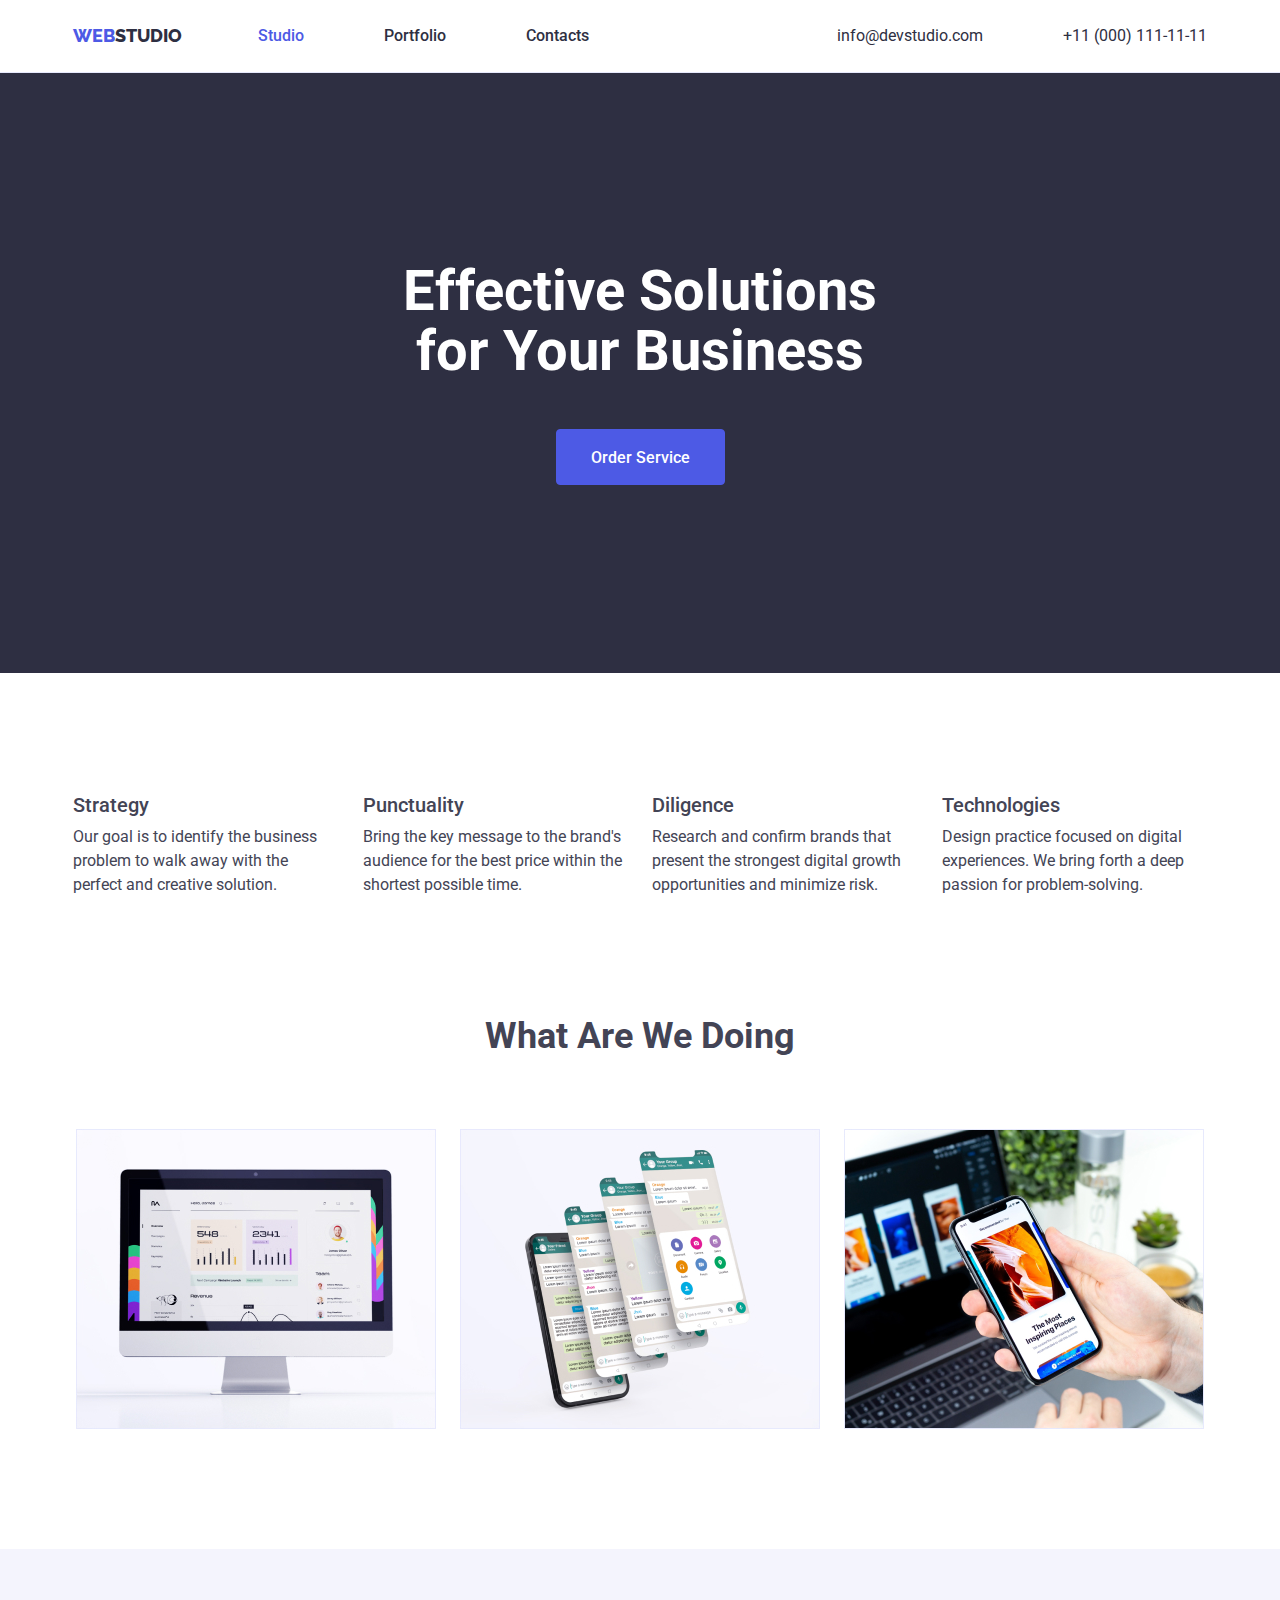
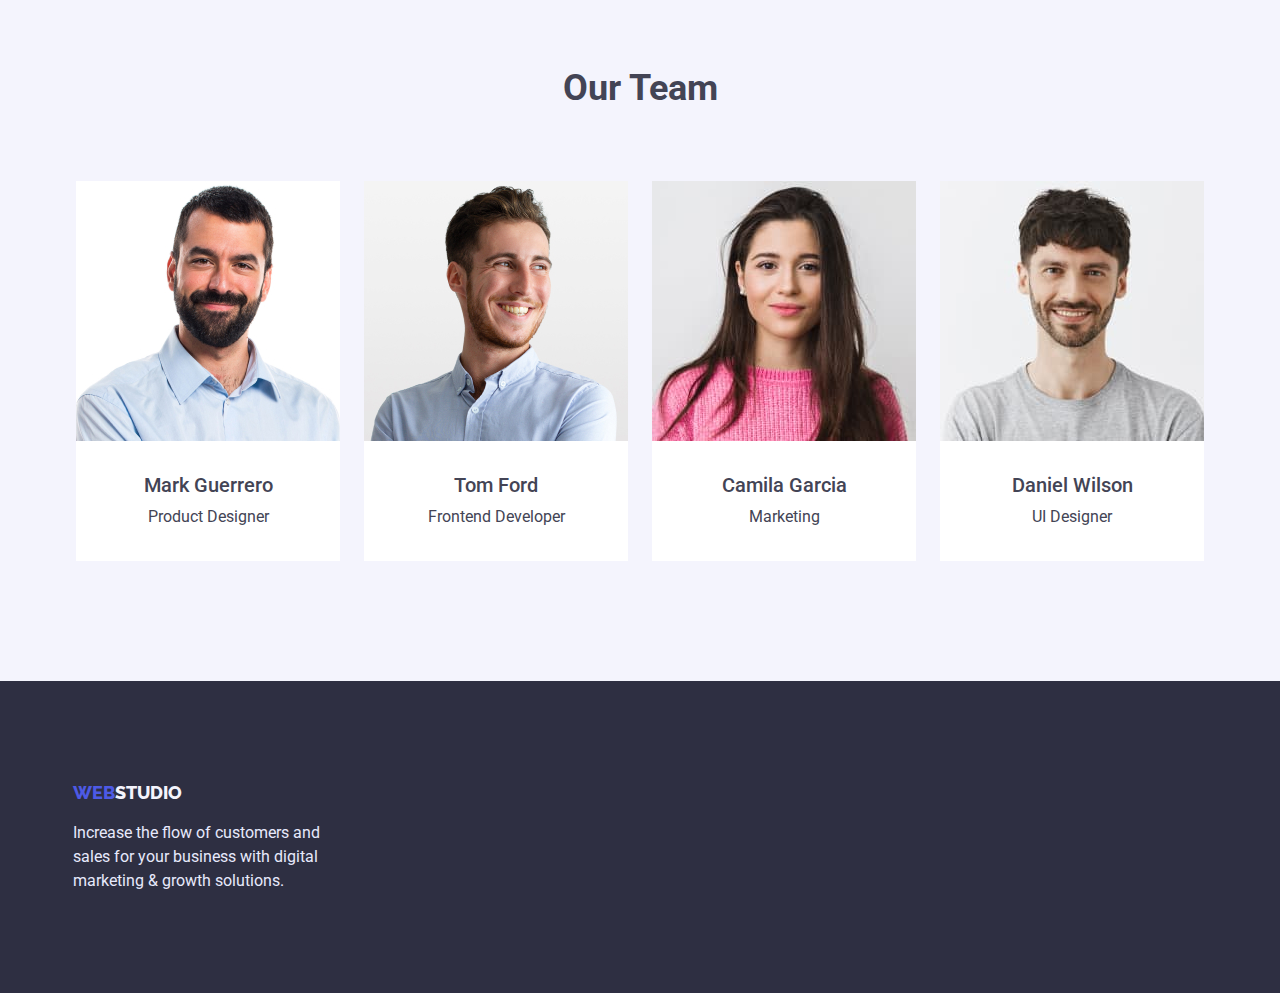
<file: index.html>
<!-- homework3 -->
<!DOCTYPE html>
<html lang="en">
<head>
    <meta charset="UTF-8">
    <meta http-equiv="X-UA-Compatible" content="IE=edge">
    <meta name="viewport" content="width=, initial-scale=1.0">
    <title>Document</title>
    <link rel="preconnect" href="https://fonts.googleapis.com">
    <link rel="preconnect" href="https://fonts.gstatic.com" crossorigin>
    <link href="https://fonts.googleapis.com/css2?family=Raleway:wght@800&family=Roboto:wght@400;500;700&display=swap" rel="stylesheet">
    <link rel="stylesheet" href="https://cdnjs.cloudflare.com/ajax/libs/modern-normalize/1.0.0/modern-normalize.min.css"/>
    <link rel="stylesheet" href="./css/styles.css">
</head>
<body class="body">
    <header class="page-header">
        <div class="container main-nav">
            <nav class="site-nav">
                <a href="./index.html" class="logo-dark"><span class="accent">Web</span>Studio</a>
            <ul class="site-nav list">
                <li class="item">
                    <a href="" class="link current">Studio</a>
                </li>
                <li class="item">
                    <a href="./portfolio.html" class="link">Portfolio</a>
                </li>
                <li class="item">
                    <a href="" class="link">Contacts</a>
                </li>
            </ul>
            </nav>
            <address class="address">
                <ul class="site-nav list">
                    <li class="item">
                        <a href="mailto:info@devstudio.com" class="header-mail link">info@devstudio.com</a>
                    </li>
                    <li class="item">
                        <a href="tel:+110001111111" class ="header-tel link">+11 (000) 111-11-11</a>
                    </li>
                </ul>
            </address>
        </div>
    </header>

    <main>
        <section class="hero-index">
            <h1 class="hero-index-title">
                Effective Solutions for Your Business
            </h1>
            <button type="button" class="button">Order Service</button>
        </section>

        <section class="section feature-section">
            <div class="container feature-container">
                <h2 class="section-title visually-hidden">Features</h2>
                <ul class="feature-list list">
                    <li class="item">
                        <h3 class="title">Strategy</h3>
                        <p class="text feature-text">
                            Our goal is to identify the business
                            problem to walk away with the perfect and creative solution. 
                        </p>
                    </li>
                    <li class="item">
                        <h3 class="title">Punctuality</h3>
                        <p class="text feature-text">
                            Bring the key message to the brand's audience for the best price within the shortest possible time.
                        </p>
                    </li>
                    <li class="item">
                        <h3 class="title">Diligence</h3>
                        <p class="text feature-text">
                            Research and confirm brands that present the strongest digital growth opportunities and minimize risk.
                        </p>
                    </li>
                    <li class="item">
                        <h3 class="title">Technologies</h3>
                        <p class="text feature-text">
                            Design practice focused on digital experiences. We bring forth a deep passion for problem-solving.
                        </p>
                    </li>
                </ul>
            </div>
        </section>

        <section class="section section-doing">
            <div class="container doing centered">
                <h2 class="section-title centered doing">What are we doing</h2>
                <ul class="doing-list list">
                    <li class="item">
                        <a href="">
                            <img 
                            src="./images/computer.jpg" 
                            width=360
                            height=300
                            alt="computer">
                        </a>
                    </li>
                    <li class="item">
                        <a href="">
                            <img 
                            src="./images/smartphone.jpg" 
                            width=360 
                            height=300 
                            alt="smartphone">
                        </a>
                    </li>
                    <li class="item">
                        <a href="">
                            <img 
                            src="./images/computer_and_smartphone.jpg" 
                            width=360 
                            height=300 
                            alt="computer and smartphone">
                        </a>
                    </li>
                </ul>
            </div>
        </section>

        <section class="section team-section">
            <div class="container">
                <h2 class="section-title centered our-team">Our Team</h2>
                <ul class="list team-list">
                    <li class="item">
                        <img 
                        src="./images/mark_guerrero.jpg" 
                        alt="Photo of Mark Huerrero" 
                        width="264" 
                        height="260"
                        />
                        <h3 class="title team-title">Mark Guerrero</h3>
                        <p class="text team-text">Product Designer</p>
                    </li>
                    <li class="item">
                        <img 
                        src="./images/tom_ford.jpg" 
                        alt="Photo of Tom Ford" 
                        width="264" 
                        height="260"
                        />
                        <h3 class="title team-title">Tom Ford</h3>
                        <p class="text team-text">Frontend Developer</p>
                    </li>
                    <li class="item">
                        <img 
                        src="./images/camila_garcia.jpg" 
                        alt="Photo of Camila Garcia" 
                        width="264" 
                        height="260"
                        />
                        <h3 class="title team-title">Camila Garcia</h3>
                        <p class="text team-text">Marketing</p>
                    </li>
                    <li class="item">
                        <img 
                        src="./images/daniel_wilson.jpg" 
                        alt="Photo of Daniel Wilson" 
                        width="264" 
                        height="260"
                        />
                        <h3 class="title team-title">Daniel Wilson</h3>
                        <p class="text team-text">UI Designer</p>
                    </li>
                </ul>
            </div>
        </section>
</main>

<footer class="footer">
    <div class="container">
        <a href="./index.html" class="logo-light"><span class="accent">Web</span>Studio</a>
        <p class="text footer-text">
            Increase the flow of customers and sales for your business with digital marketing & growth solutions.
        </p>
    </div>
</footer>
    
</body>
</html>
</file>
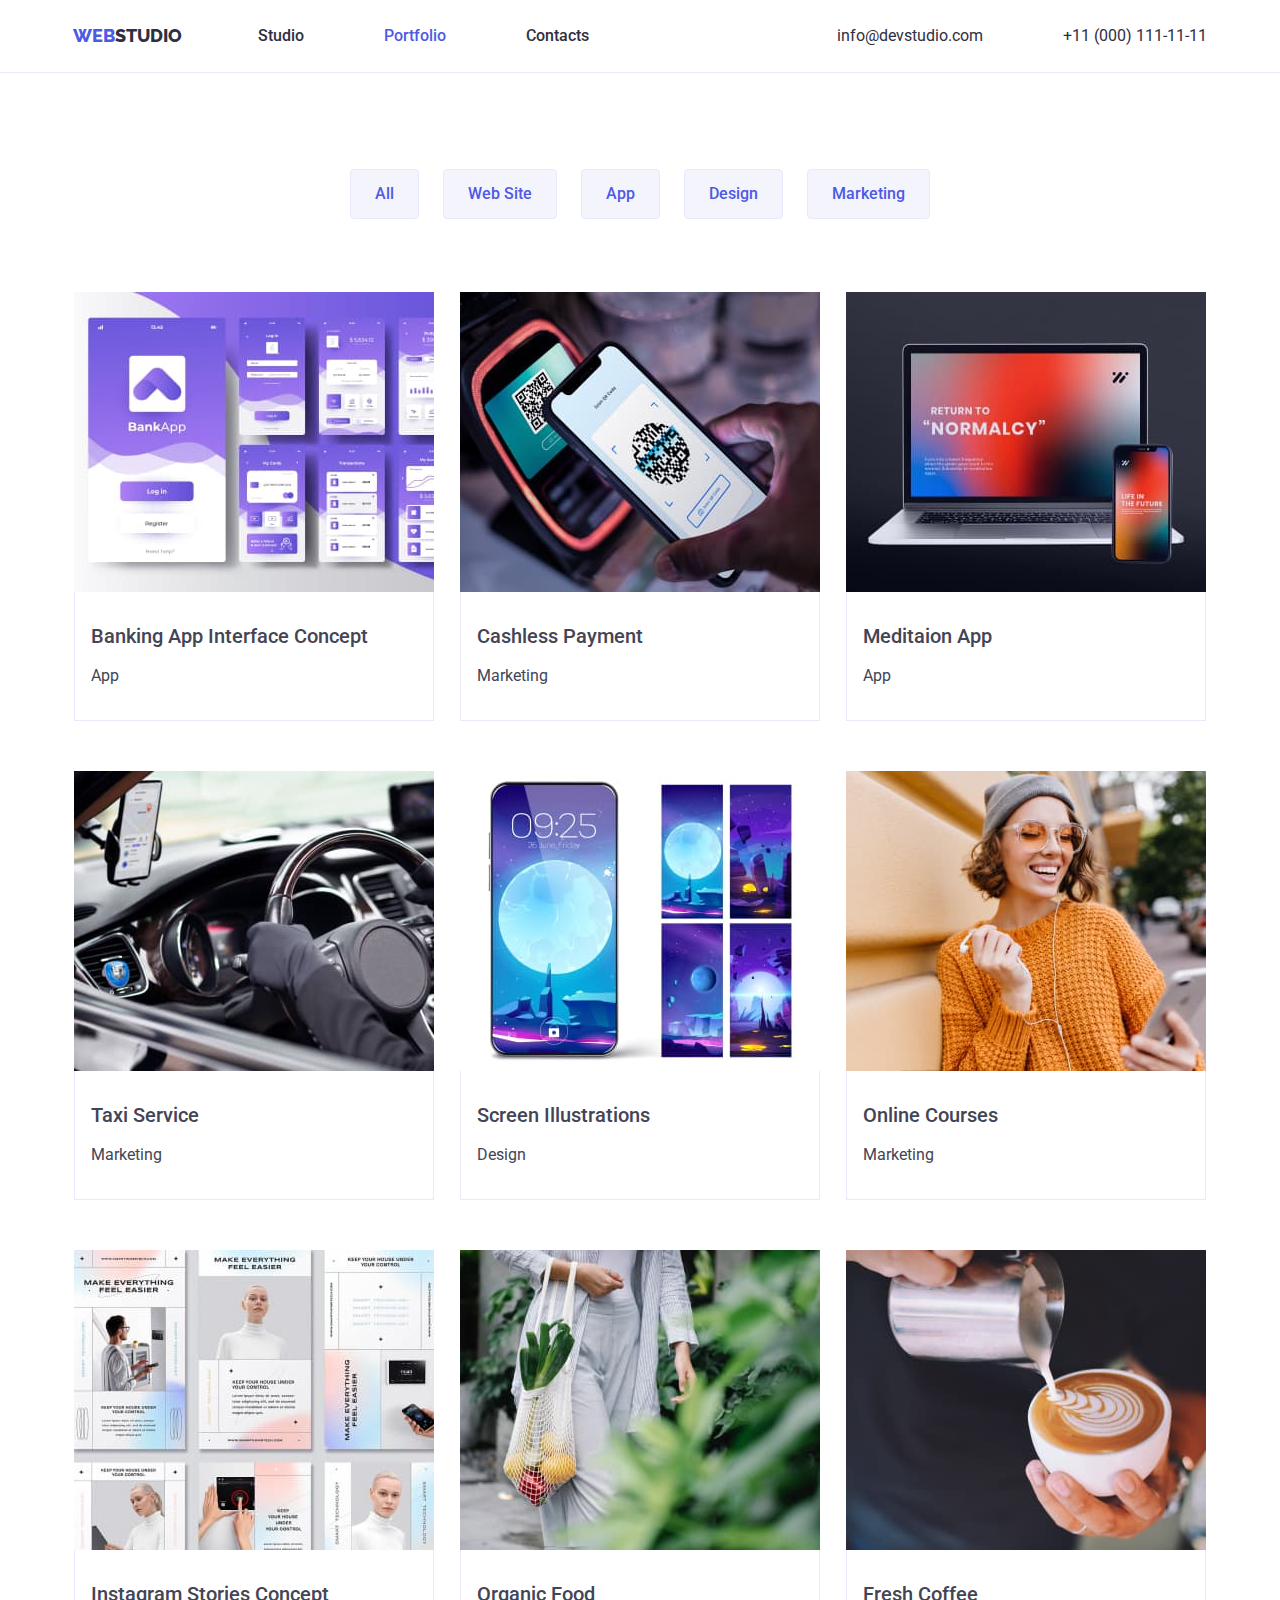
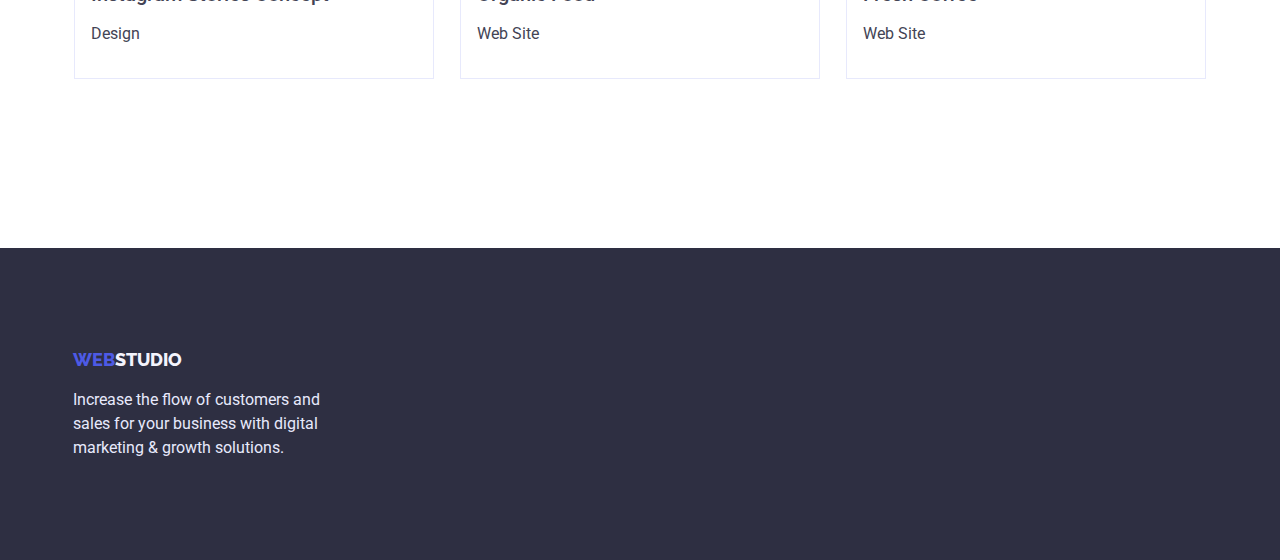
<file: portfolio.html>
<!-- homework3 -->
<!DOCTYPE html>
<html lang="en">
<head>
    <meta charset="UTF-8">
    <meta http-equiv="X-UA-Compatible" content="IE=edge">
    <meta name="viewport" content="width=, initial-scale=1.0">
    <title>Document</title>
    <link rel="preconnect" href="https://fonts.googleapis.com">
    <link rel="preconnect" href="https://fonts.gstatic.com" crossorigin>
    <link href="https://fonts.googleapis.com/css2?family=Raleway:wght@800&family=Roboto:wght@400;500;700&display=swap" rel="stylesheet">
    <link rel="stylesheet" href="https://cdnjs.cloudflare.com/ajax/libs/modern-normalize/1.0.0/modern-normalize.min.css"/>
    <link rel="stylesheet" href="./css/styles.css">
</head>
<body class="body">
    <header class="page-header">
        <div class="container main-nav">
            <nav class="site-nav">
                <a href="./index.html" class="logo-dark"><span class="accent">Web</span>Studio</a>
                <ul class="site-nav list">
                    <li class="item">
                        <a href="./index.html" class="link">Studio</a>
                    </li>
                    <li class="item">
                        <a href="" class="link current">Portfolio</a>
                    </li>
                    <li class="item">
                        <a href="" class="link">Contacts</a>
                    </li>
                </ul>
            </nav>
            <address class="address">
                <ul class="site-nav list">
                    <li class="item">
                        <a href="mailto:info@devstudio.com" class="header-mail link">info@devstudio.com</a>
                    </li>
                    <li class="item">
                        <a href="tel:+110001111111" class ="header-tel link">+11 (000) 111-11-11</a>
                    </li>
                </ul>
            </address>
        </div>
    </header>

<main>
<section class="portfolio section">
    <div class="container">
        <h1 class="title visually-hidden">Filter buttons</h1>
        <ul class="button-list list">
            <li class="item">
                <button 
                    type="button" 
                    class="filter-btn"
                >
                    All
                </button>
            </li>
            <li class="item">
                <button 
                    type="button" 
                    class="filter-btn"
                >
                    Web Site
                </button>
            </li>
            <li class="item">
                <button 
                    type="button" 
                    class="filter-btn"
                >
                    App
                </button>
            </li>
            <li class="item">
                <button 
                    type="button" 
                    class="filter-btn"
                >
                    Design
                </button>
            </li>
            <li class="item">
                <button 
                    type="button" 
                    class="filter-btn"
                >
                    Marketing
                </button>
            </li>
        </ul>
        <h2 class="section-title visually-hidden">Filter images</h2>
        <ul class="filter-list list">
            <li class="item filter-item">
                <a href="" class="link filter-link">
                    <img 
                    src="./images/banking_app_interface_concept.jpg"; 
                    width=360;
                    height=300;
                    alt="banking app">
                    <div class="card-content">
                        <h3 class="title filter-title">
                            Banking App Interface Concept
                        </h3>
                        <p class="portfolio-text">
                            App
                        </p>
                    </div>
    <!--
                    <p class="text">
                        14 Stylish and User-Friendly App Design Concepts · Task Manager App · Calorie Tracker App · Exotic Fruit Ecommerce App · Cloud Storage App
                    </p>
    -->
                </a>
            </li>
            <li class="item filter-item">
                <a href="" class="link filter-link">
                    <img 
                    src="./images/marketing_cashless_payments.jpg" 
                    width=360
                    height=300
                    alt="smartphone with IQ-code">
                    <div class="card-content">
                        <h3 class="title filter-title">
                            Cashless Payment
                        </h3>
                        <p class="portfolio-text">
                            Marketing
                        </p>
                    </div>
    <!--
                    <p class="text">
                        14 Stylish and User-Friendly App Design Concepts · Task Manager App · Calorie Tracker App · Exotic Fruit Ecommerce App · Cloud Storage App
                    </p>
    -->
                </a>
            </li>
            <li class="item filter-item">
                <a href="" class="link filter-link">
                    <img 
                    src="./images/mediation_app.jpg" 
                    width=360
                    height=300
                    alt="mediation app">
                    <div class="card-content">
                        <h3 class="title filter-title">
                            Meditaion App
                        </h3>
                        <p class="portfolio-text">
                            App
                        </p>
                    </div>
    <!--
                    <p class="text">
                        14 Stylish and User-Friendly App Design Concepts · Task Manager App · Calorie Tracker App · Exotic Fruit Ecommerce App · Cloud Storage App
                    </p>
    -->
                </a>
            </li>
            <li class="item filter-item">
                <a href="" class="link filter-link">
                    <img 
                    src="./images/marketing_taxi_service.jpg" 
                    width=360
                    height=300
                    alt="driving with app">
                    <div class="card-content">
                        <h3 class="title filter-title">
                            Taxi Service
                        </h3>
                        <p class="portfolio-text">
                            Marketing
                        </p>
                    </div>
    <!--
                    <p class="text">
                        14 Stylish and User-Friendly App Design Concepts · Task Manager App · Calorie Tracker App · Exotic Fruit Ecommerce App · Cloud Storage App
                    </p>
    -->
                </a>
            </li>
            <li class="item filter-item">
                <a href="" class="link filter-link">
                    <img 
                    src="./images/design_screen_illustrations.jpg" 
                    width=360
                    height=300
                    alt="smartphone screen illustrations">
                    <div class="card-content">
                        <h3 class="title filter-title">
                            Screen Illustrations
                        </h3>
                        <p class="portfolio-text">
                            Design
                        </p>
                    </div>
    <!--
                    <p class="text">
                        14 Stylish and User-Friendly App Design Concepts · Task Manager App · Calorie Tracker App · Exotic Fruit Ecommerce App · Cloud Storage App
                    </p>
    -->
                </a>
            </li>
            <li class="item filter-item">
                <a href="" class="link filter-link">
                    <img 
                    src="./images/marketing_online_courses.jpg" 
                    width=360
                    height=300
                    alt="smiling girl with smartphone and earphones">
                    <div class="card-content">
                        <h3 class="title filter-title">
                            Online Courses
                        </h3>
                        <p class="portfolio-text">
                            Marketing
                        </p>
                    </div>
    <!--
                    <p class="text">
                        14 Stylish and User-Friendly App Design Concepts · Task Manager App · Calorie Tracker App · Exotic Fruit Ecommerce App · Cloud Storage App
                    </p>
    -->
                </a>
            </li>
            <li class="item filter-item">
                <a href="" class="link filter-link">
                    <img 
                    src="./images/design_instagram_stories_consept.jpg" 
                    width=360
                    height=300
                    alt="banking app">
                    <div class="card-content">
                        <h3 class="title filter-title">
                            Instagram Stories Concept
                        </h3>
                        <p class="portfolio-text">
                            Design
                        </p>
                    </div>
    <!--
                    <p class="text">
                        14 Stylish and User-Friendly App Design Concepts · Task Manager App · Calorie Tracker App · Exotic Fruit Ecommerce App · Cloud Storage App
                    </p>
    -->
                </a>
            </li>
            <li class="item filter-item">
                <a href="" class="link filter-link">
                    <img 
                    src="./images/web_site_organic_food.jpg" 
                    width=360
                    height=300
                    alt="woman with fruits and vegetables in a bag">
                    <div class="card-content">
                        <h3 class="title filter-title">
                            Organic Food
                        </h3>
                        <p class="portfolio-text">
                            Web Site
                        </p>
                    </div>
    <!--
                    <p class="text">
                        14 Stylish and User-Friendly App Design Concepts · Task Manager App · Calorie Tracker App · Exotic Fruit Ecommerce App · Cloud Storage App
                    </p>
    -->
                </a>
            </li>
            <li class="item filter-item">
                <a href="" class="link filter-link">
                    <img 
                    src="./images/web_site_fresh_coffee.jpg" 
                    width=360
                    height=300
                    alt="making fresh coffee">
                    <div class="card-content">
                        <h3 class="title filter-title">
                            Fresh Coffee
                        </h3>
                        <p class="portfolio-text">
                            Web Site
                        </p>
                    </div>
    <!--
                    <p class="text">
                        14 Stylish and User-Friendly App Design Concepts · Task Manager App · Calorie Tracker App · Exotic Fruit Ecommerce App · Cloud Storage App
                    </p>
    -->
                </a>
            </li>
            
        </ul>
    </div>
</section>

</main>

<footer class="footer">
    <div class="container">
        <a href="./index.html" class="logo-light"><span class="accent">Web</span>Studio</a>
        <p class="text footer-text">
            Increase the flow of customers and sales for your business with digital marketing & growth solutions.
        </p>
    </div>
</footer>
    
</body>
</html>
</file>
<file: css/styles.css>
/*
Colors
1) Primary Brend #4D5AE5;
2) Pressed state #404BBF;
3) Dark #2E2F42;
4) Success #31D0AA;
5) Text #434455;
6) Subtle text #8E8F99;
7) Accent: #E7E9FC;
8) Light #F4F4FD;
9) Modal overlay #2E2F42;
10) Hero background #2E2F42;
*/

html {
    box-sizing:border-box;
}

*,
*::before,
*::after {
    box-sizing: inherit;
}

:root {
    --primary-brend: #4D5AE5;
    --pressed-state: #404BBF;
    --dark: #2E2F42;
    --success: #31D0AA;
    --text: #434455;
    --subtle text: #8E8F99;
    --accent: #E7E9FC;
    --light: #F4F4FD;
    --white: #FFFFFF;
}


.body {
margin: 0;
background-color: var(--white);
color: var(--text);
font-family: Roboto, sans-serif;
}

.list {
list-style: none;
padding: 0;
margin: 0;
}

.link {
text-decoration: none;
}

.visually-hidden {
position: absolute;
width: 1px;
height: 1px;
margin: -1px;
border: 0;
padding: 0;
white-space: nowrap;
clip-path: inset(100%);
clip: rect(0 0 0 0);
overflow: hidden;
}

h1, 
h2, 
h3, 
h4, 
h5, 
h6 {
color: var(--text);
}

.accent {
    color: var(--primary-brend);
}

.container {
    padding-left: 12px;
    padding-right: 12px;
    margin-left: auto;
    margin-right: auto;
    width: 1158px;
}

img {
    overflow-clip-margin: content-box;
    overflow: clip;
    display: block;
    height: auto;
    width: 100%;
}

/* Page-header */
.page-header {
    border-bottom: 1px solid var(--accent);
}

.logo-dark {
    padding-top: 24px;
    padding-bottom: 24px;
    margin-right: 76px;

    color:var(--dark);

    font-family: Raleway;
    font-size: 18px;
    font-weight: 800;
    line-height: 1.33;
    letter-spacing: 3%;
    text-decoration: none;
    text-transform: uppercase;
}

.logo-dark:hover,
.logo-dark:focus {
    color: var(--pressed-state);
}

.logo-light {

    padding: 0px;
    margin-top: 0px;
    margin-bottom: 16px;
    margin-left: 0px;

    color:var(--light);

    font-family: Raleway;
    font-size: 18px;
    font-weight: 800;
    line-height: 1.33;
    letter-spacing: 3%;
    text-decoration: none;
    text-transform: uppercase
}

.logo-light:hover,
.logo-light:focus {
    color: var(--pressed-state)
}

/* site-nav */
.site-nav {
    display: flex;
}

.site-nav .item + .item {
    margin-left: 40px;
}

.site-nav .item:not(:last-child) {
    margin-right: 40px;
}

.main-nav {
    display: flex;
    align-items: center;
}

.site-nav .link {
    display: block;
    padding-top: 24px;
    padding-bottom: 24px;

    color: var(--dark);

    font-family: 'Roboto';
    font-style: normal;
    font-weight: 500;
    font-size: 16px;
    line-height: 1.5;
    text-decoration: none;
}


.site-nav .link:hover, 
.site-nav .link:focus {
    color: var(--pressed-state);
}

.site-nav .link.current {
    color: var(--primary-brend);
}

.address .link {
    color: var(--dark);
    font-family: 'Roboto';
    font-style: normal;
    font-weight: 400;
    font-size: 16px;
    line-height: 1.5;
    text-decoration: none;
}

.address {
    display: flex;
    margin-left: auto;
}

/* hero */
.hero-index {
    padding-top: 188px;
    padding-bottom: 188px;

    background-color: var(--dark);
    text-align: center;
}

.hero-index-title {
    margin-left: auto;
    margin-right: auto;
    max-width: 494px;
    margin-top: 0px;
    margin-bottom: 48px;
    padding-top: 0px;
    padding-bottom: 0px;


    color: var(--white);

    font-style: inherit;
    font-family: 'Roboto';
    font-weight: 700;
    font-size: 56px;
    line-height: 60px;
    letter-spacing: 2%;
}

/* section */

.section.nav {
    padding-top: 0px;
    padding-bottom: 0px;
    margin-bottom: 310px;
}

.section {
    padding-top: 120px;
    padding-bottom: 0px;
    margin-top: 0px;
    margin-bottom: 0px;
}

.section.no-padding {
    padding-top: 0px;
    padding-bottom: 0px;
    margin-top: 0px;
    margin-bottom: 0px;
}

.section-title {
    margin-top: 0px;
    margin-bottom: 72px;
    padding: 0px;
    color: var(--text);

    font-family: 'Roboto';
    font-style: normal;
    font-weight: 700;
    font-size: 36px;
    line-height: 1.11;
    text-align: center;
    letter-spacing: 2%;
    text-transform: capitalize;
}

.section-title.centered {
    text-align: center;
}

.title {
    padding: 0px;
    margin-top: 0px;
    margin-bottom: 8px;
    font-family: 'Roboto';
    font-style: normal;
    font-weight: 500;
    font-size: 20px;
    line-height: 1.2;
    letter-spacing: 2%;
    color:var(--text);
}

/* footer */
.footer {

    padding-top: 100px;
    padding-bottom: 100px;

    background-color:var(--dark);
    color:var(--accent);
}

/* features */

.feature-section {
    margin-bottom: 0px;
    padding-bottom: 120px;
}

.feature-list .title {
    margin-top: 0px;
    margin-bottom: 8px;
    color:var(--text);
}

.feature-list {
    display:flex;
    flex-wrap: nowrap;
}

.feature-list .item {
    width: 300px;
}

.feature-list .item:not(:last-child){
    margin-right: 24px;
}

.feature-container {
    padding-bottom: 0px;
}

/* Doing*/

.section-doing {
    padding-top: 0px;
    padding-bottom: 120px;
}

.doing-list {
    display:flex;
    justify-content: center;
}

.doing-list .item:not(:last-child) {
    margin-right: 24px;
}

/* Team */

.team-section {
    background-color: var(--light);
    padding-bottom: 120px;
}

.team-list {
    display: flex;
    justify-content: center;
}

.team-list .item:not(:last-child){
    margin-right: 24px;
}

.team-title {
    padding-top: 32px;
    margin-bottom: 0px;
    background-color: var(--white);
}

.team-list > .item > .title,
.team-list > .item > .text {
    text-align: center;
}

/* filter btns */
.button-list {
    display: flex;
    justify-content: center;
}

.button-list .item:not(:last-child) {
    margin-right: 24px;
}

.filter-link {
    display: inline-block;
    box-sizing: border-box;
    border: 1px solid transparent;
}

.filter-item {
    border-color: var(--dark);
}

.filter-title {
    margin-bottom: 8px;
}

.filter-list {
    display: flex;
    flex-wrap: wrap;
}

.filter-list .item {
    width: calc((100% - 48px) / 3);
    margin-right: 24px;
    margin-bottom: 48px;
    padding-right: 0px;
    padding-left: 0px;
}

.filter-list .item:nth-child(3n) {
    margin-right: 0px;
}

.filter-list .item:nth-child(.item:nth-child(-n-3)) {
    margin-bottom: 0px;
}

/* Portfolio */
.portfolio {
    padding-top: 96px;
    padding-bottom: 120px;
    background-color: var(--white);
    }

/* Button */
.button {
    display: inline-block;
    border-radius: 4px;
    padding: 16px 32px;
    min-width: 169px;
    height: 56px;
    text-align: center;

    color: var(--white);
    background: var(--primary-brend);
    border: 1px solid var(--primary-brend);

    text-decoration: none;
    font-family: 'Roboto';
    font-style: normal;
    font-weight: 500;
    font-size: 16px;
    line-height: 1.5;
    letter-spacing: 4%;
}

.button:hover,
.button:focus {
    background-color: var(--primary-brend);
    box-shadow: 0px 4px 4px rgba(0, 0, 0, 0.15);
}

.button-list {
    margin-bottom: 72px;
}

.filter-btn {
    display: inline-block;
    box-sizing: border-box;
    border-radius: 4px;
    padding: 12px 24px;
    text-align: center;

    color: var(--primary-brend);
    background: var(--light);
    border: 1px solid var(--accent);

    text-decoration: none;
    font-family: 'Roboto';
    font-style: normal;
    font-weight: 500;
    font-size: 16px;
    line-height: 1.5;
    letter-spacing: 4%;
}


.filter-btn:hover,
.filter-btn:focus {
    color: var(--white);
    background-color: var(--pressed-state);
    box-shadow: 0px 4px 4px rgba(0, 0, 0, 0.15);
}

.filter-item:nth last child(-n+3) {
    margin-bottom: 0px;
}

.card-content {
    padding-top: 32px;
    padding-bottom: 32px;
    padding-left: 16px;

    border-top: none;
    border-right: solid 1px var(--accent);
    border-bottom: solid 1px var(--accent);
    border-left: solid 1px var(--accent);
}

/* paragraph */

.text {
    margin-top: 0;
    margin-bottom: 120px;

    font-weight: 400;
    font-size: 16px;
    line-height: 1.5;
    letter-spacing: 2%;
}

.team-text {
    padding-bottom: 32px;
    padding-top: 8px;
    margin-bottom: 0px;
    background-color: var(--white);
}

.feature-text {
    padding: 0px;
    margin-top: 0px;
    margin-bottom: 0px;
}

.footer-text {
    width: 256px;
    margin-top: 16px;
    margin-bottom: 0px;
    padding: 0px;
}

.portfolio-text {

    color: var(--text);
    font-weight: 400;
    font-size: 16px;
    line-height: 1.5;
    letter-spacing: 2%;
}

.portfolio-text:nth-child(-n+3) {
    margin-bottom: 0px;
}

.portfolio-text:hover {
    color: var(--text);
}

/*
Fuckup check
.box{
outline: 2px solid tomato;
}
*/
</file>
